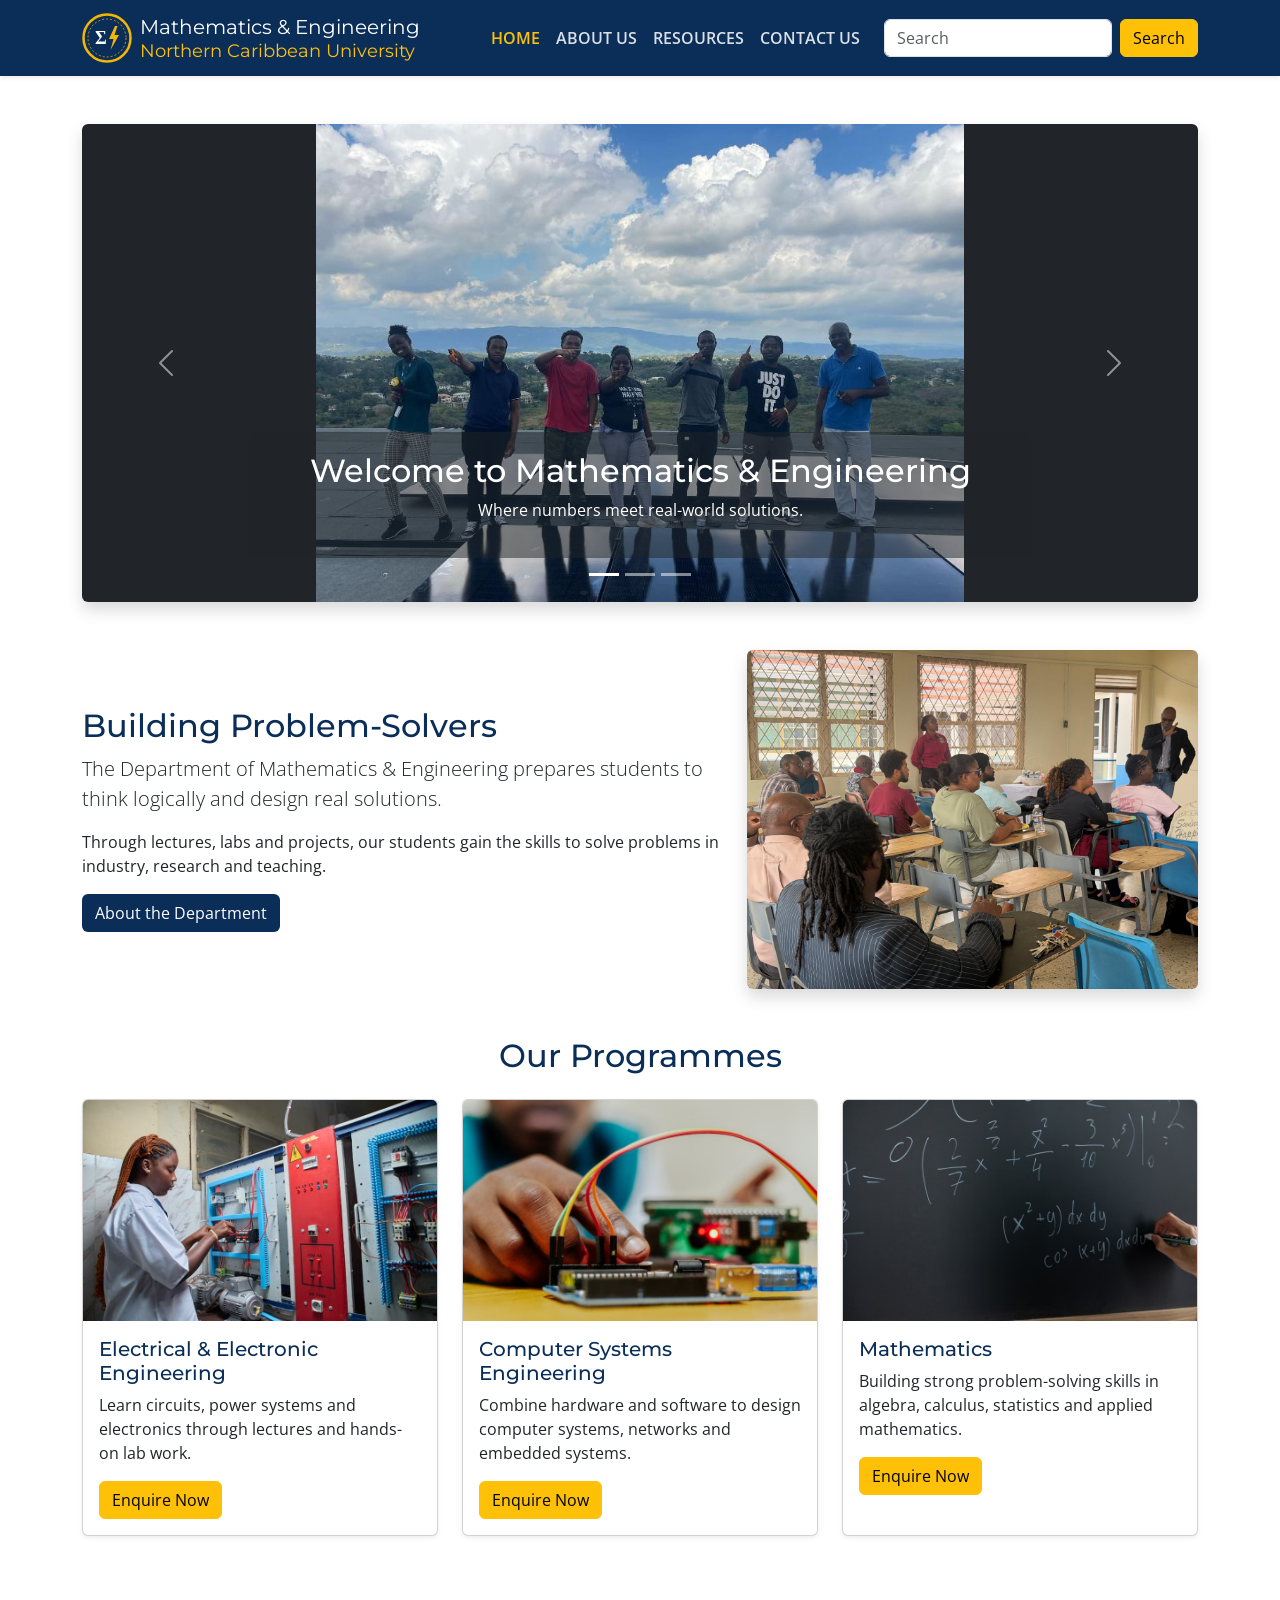
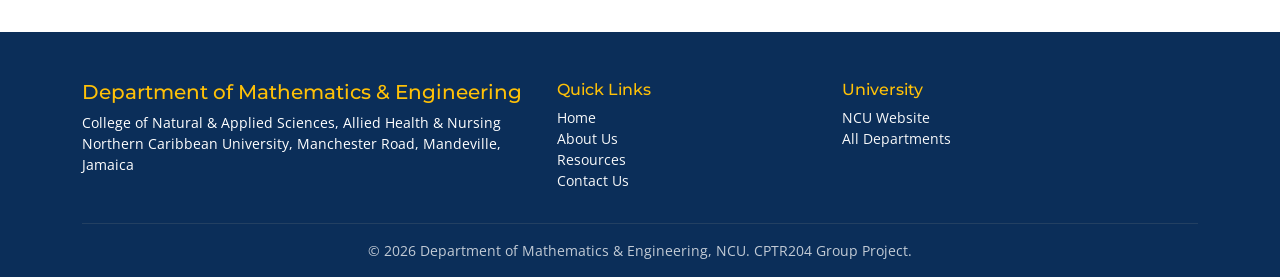
<file: index.html>
<!DOCTYPE html>
<html lang="en">
<head>
  <meta charset="UTF-8">
  <meta name="viewport" content="width=device-width, initial-scale=1.0">
  <meta name="description" content="Department of Mathematics & Engineering, Northern Caribbean University">
  <title>Home | Mathematics &amp; Engineering - NCU</title>

  <link href="https://cdn.jsdelivr.net/npm/bootstrap@5.3.8/dist/css/bootstrap.min.css" rel="stylesheet">
  <link href="https://fonts.googleapis.com/css2?family=Montserrat:wght@600;700&family=Open+Sans:wght@400;600&display=swap" rel="stylesheet">
  <link href="css/style.css" rel="stylesheet">
</head>
<body class="d-flex flex-column min-vh-100">

  <header>
    <nav class="navbar navbar-expand-lg navbar-dark bg-navy shadow-sm">
      <div class="container">
        
        <a class="navbar-brand d-flex align-items-center" href="index.html">
          <img src="images/logo.svg" alt="Department of Mathematics and Engineering logo" width="50" height="50" class="me-2">
          <span class="lh-sm">Mathematics &amp; Engineering<small class="d-block text-warning fw-normal small">Northern Caribbean University</small></span>
        </a>

        <button class="navbar-toggler" type="button" data-bs-toggle="collapse" data-bs-target="#mainNav"
                aria-controls="mainNav" aria-expanded="false" aria-label="Toggle navigation">
          <span class="navbar-toggler-icon"></span>
        </button>

        <div class="collapse navbar-collapse" id="mainNav">
          <ul class="navbar-nav ms-auto mb-2 mb-lg-0">
            <li class="nav-item"><a class="nav-link fw-semibold text-uppercase small active" aria-current="page" href="index.html">Home</a></li>
            <li class="nav-item"><a class="nav-link fw-semibold text-uppercase small" href="about.html">About Us</a></li>
            <li class="nav-item"><a class="nav-link fw-semibold text-uppercase small" href="resources.html">Resources</a></li>
            <li class="nav-item"><a class="nav-link fw-semibold text-uppercase small" href="contact.html">Contact Us</a></li>
          </ul>

  
          <form class="d-flex ms-lg-3" role="search">
            <input class="form-control me-2" type="search" name="q" placeholder="Search" aria-label="Search">
            <button class="btn btn-warning" type="submit">Search</button>
          </form>
        </div>

      </div>
    </nav>
  </header>

  <main class="container py-5 flex-grow-1">
    
    <div id="homeCarousel" class="carousel slide mb-5 rounded overflow-hidden shadow" data-bs-ride="carousel">

      <div class="carousel-indicators">
        <button type="button" data-bs-target="#homeCarousel" data-bs-slide-to="0" class="active" aria-current="true" aria-label="Slide 1"></button>
        <button type="button" data-bs-target="#homeCarousel" data-bs-slide-to="1" aria-label="Slide 2"></button>
        <button type="button" data-bs-target="#homeCarousel" data-bs-slide-to="2" aria-label="Slide 3"></button>
      </div>

      <div class="carousel-inner">

        <div class="carousel-item active">
          <div class="ratio ratio-21x9 bg-dark">
            <img src="images/slide-1.jpg" class="d-block w-100 object-fit-contain" alt="Students working on the solar panels">
          </div>
        
          <div class="carousel-caption d-none d-md-block bg-dark bg-opacity-50 rounded mb-4">
            <h2>Welcome to Mathematics &amp; Engineering</h2>
            <p>Where numbers meet real-world solutions.</p>
          </div>
        </div>

        <div class="carousel-item">
          <div class="ratio ratio-21x9 bg-dark">
            <img src="images/slide-2.jpg" class="d-block w-100 object-fit-contain" alt="Engineering Tools and Technology class at NCU">
          </div>
          <div class="carousel-caption d-none d-md-block bg-dark bg-opacity-50 rounded mb-4">
            <h2>Important Testing</h2>
            <p>Building strong foundations in robotics.</p>
          </div>
        </div>

        <div class="carousel-item">
          <div class="ratio ratio-21x9 bg-dark">
            <img src="images/slide-3.jpg" class="d-block w-100 object-fit-contain" alt="Engineering students working on solar panels ">
          </div>
          <div class="carousel-caption d-none d-md-block bg-dark bg-opacity-50 rounded mb-4">
            <h2>Building the Future</h2>
            <p>Hands-on experience with renewable energy technologies.</p>
          </div>
        </div>

      </div>

      <button class="carousel-control-prev" type="button" data-bs-target="#homeCarousel" data-bs-slide="prev">
        <span class="carousel-control-prev-icon" aria-hidden="true"></span>
        <span class="visually-hidden">Previous</span>
      </button>
      <button class="carousel-control-next" type="button" data-bs-target="#homeCarousel" data-bs-slide="next">
        <span class="carousel-control-next-icon" aria-hidden="true"></span>
        <span class="visually-hidden">Next</span>
      </button>
    </div>

    <section class="row align-items-center g-4 mb-5">
      <div class="col-lg-7">
        <h2 class="text-navy">Building Problem-Solvers</h2>
        <p class="lead">The Department of Mathematics &amp; Engineering prepares students to think
         logically and design real solutions.
        </p>
        <p>Through lectures, labs and projects, our students gain the skills to solve problems in industry, research and teaching.</p>
        <a href="about.html" class="btn btn-navy">About the Department</a>
      </div>
      <div class="col-lg-5">
        <img src="images/welcome.jpg" class="img-fluid rounded shadow" alt="Students and lecturers of the department">
      </div>
    </section>

    <section class="mb-5">
      <h2 class="text-navy text-center mb-4">Our Programmes</h2>
      <div class="row g-4">

        <div class="col-md-6 col-lg-4">
          <div class="card h-100 shadow-sm">
            <img src="images/programme-1.jpg" class="card-img-top" alt="Electrical engineering equipment">
            <div class="card-body">
              <h3 class="card-title h5 text-navy">Electrical &amp; Electronic Engineering</h3>
              <p class="card-text">Learn circuits, power systems and electronics through lectures and hands-on lab work.</p>
              <a href="contact.html" class="btn btn-warning">Enquire Now</a>
            </div>
          </div>
        </div>

        <div class="col-md-6 col-lg-4">
          <div class="card h-100 shadow-sm">
            <img src="images/programme-2.jpg" class="card-img-top" alt="Computer hardware and circuit board">
            <div class="card-body">
              <h3 class="card-title h5 text-navy">Computer Systems Engineering</h3>
              <p class="card-text">Combine hardware and software to design computer systems, networks and embedded systems.</p>
              <a href="contact.html" class="btn btn-warning">Enquire Now</a>
            </div>
          </div>
        </div>
        
        <div class="col-md-6 col-lg-4">
          <div class="card h-100 shadow-sm">
            <img src="images/programme-3.jpg" class="card-img-top" alt="Mathematics equations on a chalkboard">
            <div class="card-body">
              <h3 class="card-title h5 text-navy">Mathematics</h3>
              <p class="card-text">Building strong problem-solving skills in algebra, calculus, statistics and applied mathematics.</p>
              <a href="contact.html" class="btn btn-warning">Enquire Now</a>
            </div>
          </div>
        </div>

      </div>
    </section>

  </main>

  <footer class="bg-navy text-white pt-5 pb-3">
    <div class="container">
      <div class="row g-4">
        <div class="col-md-5">
          <h5 class="text-warning">Department of Mathematics &amp; Engineering</h5>
          <p class="small mb-0">College of Natural &amp; Applied Sciences, Allied Health &amp; Nursing<br>
            Northern Caribbean University, Manchester Road, Mandeville, Jamaica</p>
        </div>
        <div class="col-6 col-md-3">
          <h6 class="text-warning">Quick Links</h6>
          <ul class="list-unstyled small">
            <li><a class="link-light text-decoration-none" href="index.html">Home</a></li>
            <li><a class="link-light text-decoration-none" href="about.html">About Us</a></li>
            <li><a class="link-light text-decoration-none" href="resources.html">Resources</a></li>
            <li><a class="link-light text-decoration-none" href="contact.html">Contact Us</a></li>
          </ul>
        </div>
        <div class="col-6 col-md-4">
          <h6 class="text-warning">University</h6>
          <ul class="list-unstyled small">
            <li><a class="link-light text-decoration-none" href="https://www.ncu.edu.jm" target="_blank" rel="noopener">NCU Website</a></li>
            <li><a class="link-light text-decoration-none" href="https://www.ncu.edu.jm/alldepartments" target="_blank" rel="noopener">All Departments</a></li>
          </ul>
        </div>
      </div>
      <hr class="border-secondary">
      <p class="text-center small mb-0 opacity-75">&copy; 2026 Department of Mathematics &amp; Engineering, NCU. CPTR204 Group Project.</p>
    </div>
  </footer>
</html>

  <script src="https://cdn.jsdelivr.net/npm/bootstrap@5.3.8/dist/js/bootstrap.bundle.min.js"></script>
</body>
</html>
</file>
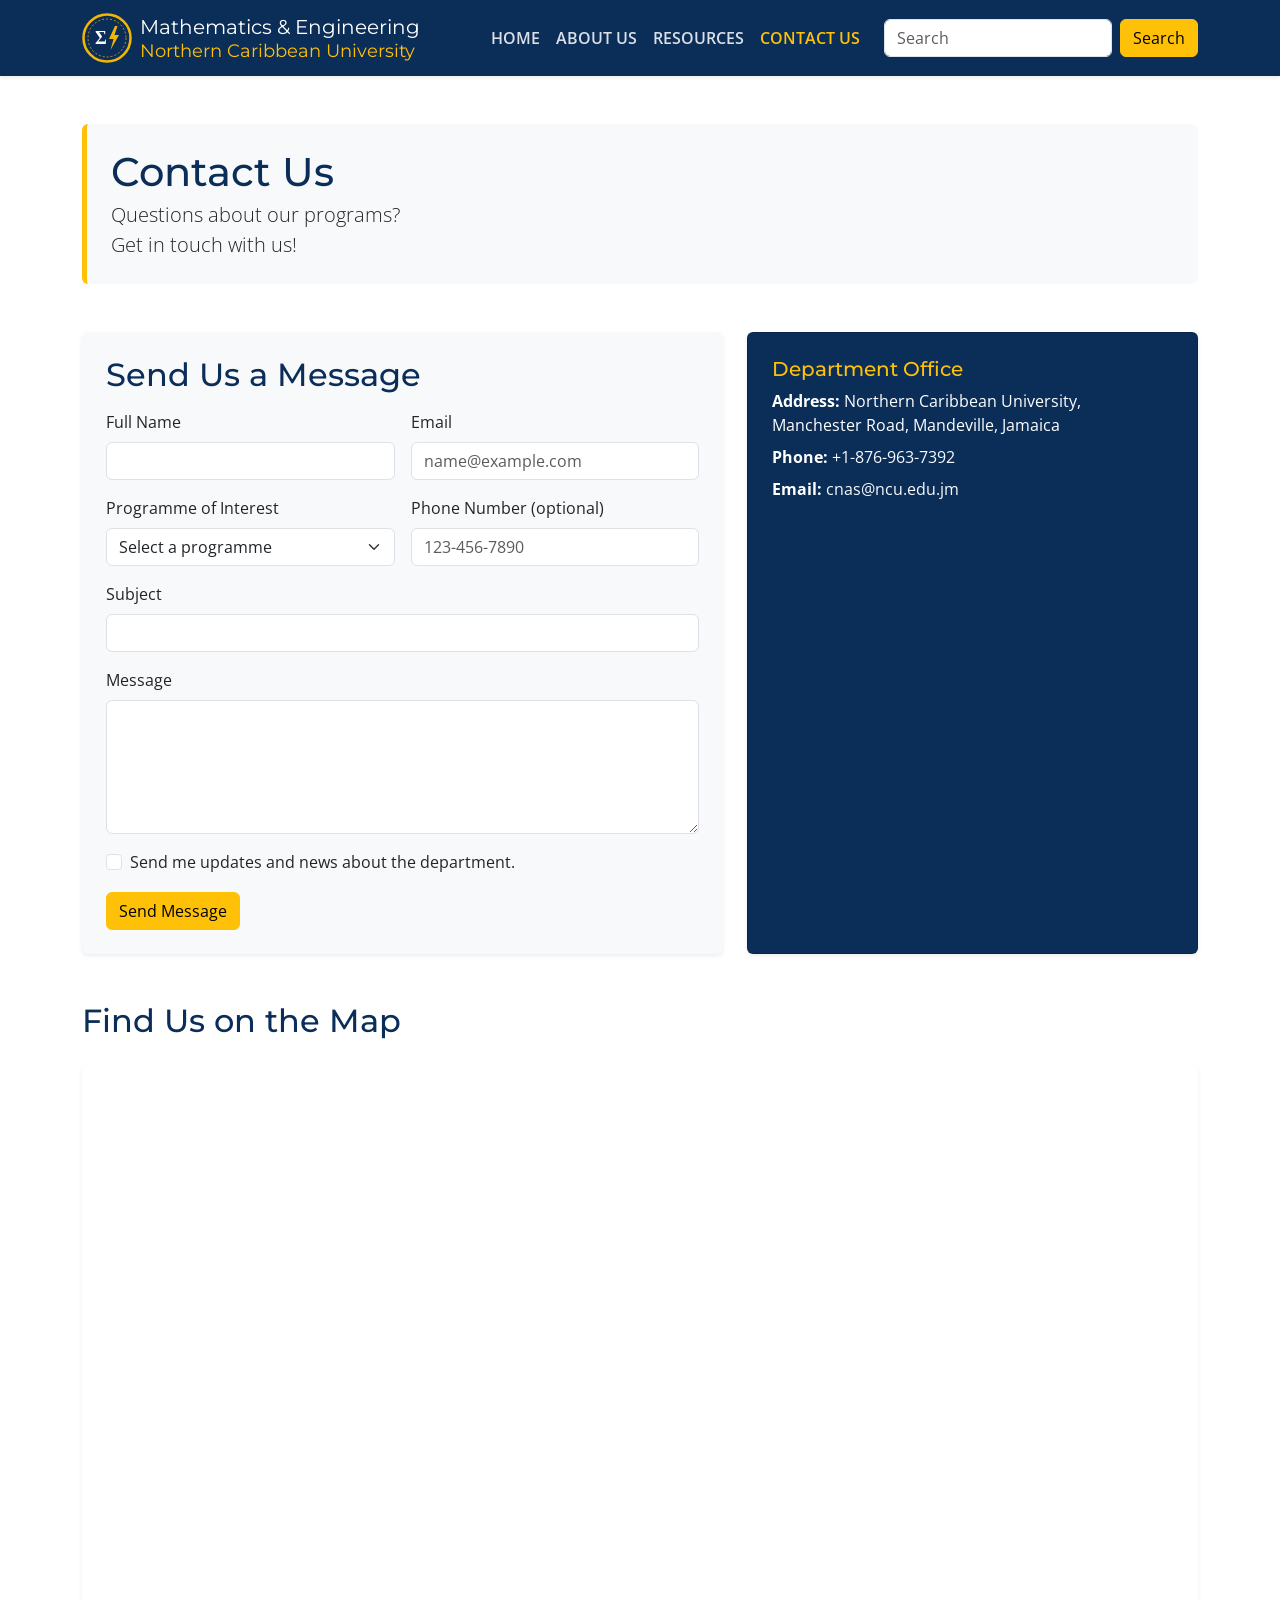
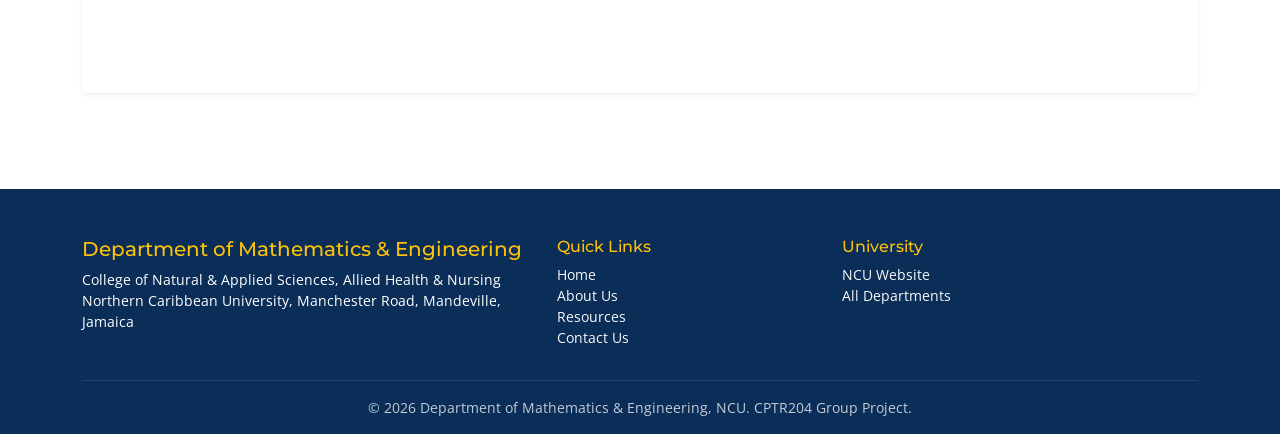
<file: contact.html>
<!DOCTYPE html>
<html lang="en">
<head>
  <meta charset="UTF-8">
  <meta name="viewport" content="width=device-width, initial-scale=1.0">
  <meta name="description" content="Department of Mathematics & Engineering, Northern Caribbean University">
  <title>Contact Us | Mathematics &amp; Engineering - NCU</title>

  <link href="https://cdn.jsdelivr.net/npm/bootstrap@5.3.8/dist/css/bootstrap.min.css" rel="stylesheet">
  <link href="https://fonts.googleapis.com/css2?family=Montserrat:wght@600;700&family=Open+Sans:wght@400;600&display=swap" rel="stylesheet">
  <link href="css/style.css" rel="stylesheet">
</head>
<body class="d-flex flex-column min-vh-100">

  <header>
    <nav class="navbar navbar-expand-lg navbar-dark bg-navy shadow-sm">
      <div class="container">
        <a class="navbar-brand d-flex align-items-center" href="index.html">
          <img src="images/logo.svg" alt="Department of Mathematics and Engineering logo" width="50" height="50" class="me-2">
          <span class="lh-sm">Mathematics &amp; Engineering<small class="d-block text-warning fw-normal small">Northern Caribbean University</small></span>
        </a>

        <button class="navbar-toggler" type="button" data-bs-toggle="collapse" data-bs-target="#mainNav"
                aria-controls="mainNav" aria-expanded="false" aria-label="Toggle navigation">
          <span class="navbar-toggler-icon"></span>
        </button>

        <div class="collapse navbar-collapse" id="mainNav">
          <ul class="navbar-nav ms-auto mb-2 mb-lg-0">
            <li class="nav-item"><a class="nav-link fw-semibold text-uppercase small" href="index.html">Home</a></li>
            <li class="nav-item"><a class="nav-link fw-semibold text-uppercase small" href="about.html">About Us</a></li>
            <li class="nav-item"><a class="nav-link fw-semibold text-uppercase small" href="resources.html">Resources</a></li>
            <li class="nav-item"><a class="nav-link fw-semibold text-uppercase small active" aria-current="page" href="contact.html">Contact Us</a></li>
          </ul>

      
          <form class="d-flex ms-lg-3" role="search">
            <input class="form-control me-2" type="search" name="q" placeholder="Search" aria-label="Search">
            <button class="btn btn-warning" type="submit">Search</button>
          </form>
        </div>

      </div>
    </nav>
  </header>
  
  <main class="container py-5 flex-grow-1">

   <section class="bg-light border-start border-warning border-5 p-4 mb-5 rounded">
    <h1 class="text-navy mb-1">Contact Us</h1>
    <p class="lead mb-0">Questions about our programs?
      <br>Get in touch with us!</p>
   </section>

   <section class="row g-4 mb-5">
    <div class="col-lg-7">

      <form class="p-4 bg-light rounded shadow-sm" action="#" method="post">
        <h2 class="text-navy mb-3">Send Us a Message</h2>

        <div class="row g-3">
          <div class="col-md-6">
            <label for="fullName" class="form-label">Full Name</label>
            <input type="text" class="form-control" id="fullName" name="fullName" required>
          </div>

          <div class="col-md-6">
            <label for="email" class="form-label">Email</label>
            <input type="email" class="form-control" id="email" name="email" placeholder="name@example.com" required>
          </div>

          <div class="col-md-6">
            <label for="programme" class="form-label">Programme of Interest</label>
            <select class="form-select" id="programme" name="programme" required>
              <option selected disabled value="">Select a programme</option>
              <option>Electrical &amp; Electronic Engineering</option>
              <option>Computer Systems Engineering</option>
              <option>Mathematics</option>
              <option>Other</option>
            </select>
          </div>

          <div class="col-md-6">
            <label for="phone" class="form-label">Phone Number (optional)</label>
            <input type="tel" class="form-control" id="phone" name="phone" placeholder="123-456-7890"
            pattern="[0-9]{3}-[0-9]{3}-[0-9]{4}">
          </div>

          <div class="col-12">
          <label for="subject" class="form-label">Subject</label>
          <input type="text" class="form-control" id="subject" name="subject" required>
        </div>
        
        <div class="col-12">
          <label for="message" class="form-label">Message</label>
          <textarea class="form-control" id="message" name="message" rows="5" required></textarea>
        </div>

        <div class="col-12">
          <div class="form-check">
            <input class="form-check-input" type="checkbox" id="news" name="news">
            <label class="form-check-label" for="news">Send me updates and news about the department.</label>
          </div>
        </div>

        <div class="col-12">
          <button type="submit" class="btn btn-warning">Send Message</button>
        </div>
        </div>

      </form>
    </div>

    <div class="col-lg-5">
      <div class="card bg-navy text-white h-100 shadow-sm">
        <div class="card-body p-4">
          <h2 class="h5 text-warning">Department Office</h2>
          <ul class="list-unstyled mb-0">
            <li class="mb-2"><strong>Address:</strong> Northern Caribbean University, Manchester Road, Mandeville, Jamaica</li>
            <li class="mb-2"><strong>Phone:</strong> <a href="tel:+1-876-963-7392" class="link-light text-decoration-none">+1-876-963-7392</a></li>
            <li class="mb-2"><strong>Email:</strong> <a href="mailto:cnas@ncu.edu.jm" class="link-light text-decoration-none">cnas@ncu.edu.jm</a></li>
          </ul>
        </div>
      </div>
    </div>
   </section>

   <section class="mb-5">
    <h2 class="text-navy mb-4">Find Us on the Map</h2>
    <div class="ratio ratio-16x9 rounded overflow-hidden shadow-sm">
      <iframe src="https://www.google.com/maps?q=Northern+Caribbean+University,+Mandeville,+Jamaica&output=embed" class="border-0" title="Map of Northern Caribbean University, Mandeville" allowfullscreen referrerpolicy="no-referrer-when-downgrade"></iframe>
    </div>
   </section>




  </main>

  <footer class="bg-navy text-white pt-5 pb-3">
    <div class="container">
      <div class="row g-4">
        <div class="col-md-5">
          <h5 class="text-warning">Department of Mathematics &amp; Engineering</h5>
          <p class="small mb-0">College of Natural &amp; Applied Sciences, Allied Health &amp; Nursing<br>
            Northern Caribbean University, Manchester Road, Mandeville, Jamaica</p>
        </div>
        <div class="col-6 col-md-3">
          <h6 class="text-warning">Quick Links</h6>
          <ul class="list-unstyled small">
            <li><a class="link-light text-decoration-none" href="index.html">Home</a></li>
            <li><a class="link-light text-decoration-none" href="about.html">About Us</a></li>
            <li><a class="link-light text-decoration-none" href="resources.html">Resources</a></li>
            <li><a class="link-light text-decoration-none" href="contact.html">Contact Us</a></li>
          </ul>
        </div>
        <div class="col-6 col-md-4">
          <h6 class="text-warning">University</h6>
          <ul class="list-unstyled small">
            <li><a class="link-light text-decoration-none" href="https://www.ncu.edu.jm" target="_blank" rel="noopener">NCU Website</a></li>
            <li><a class="link-light text-decoration-none" href="https://www.ncu.edu.jm/alldepartments" target="_blank" rel="noopener">All Departments</a></li>
          </ul>
        </div>
      </div>
      <hr class="border-secondary">
      <p class="text-center small mb-0 opacity-75">&copy; 2026 Department of Mathematics &amp; Engineering, NCU. CPTR204 Group Project.</p>
    </div>
  </footer>

  <script src="https://cdn.jsdelivr.net/npm/bootstrap@5.3.8/dist/js/bootstrap.bundle.min.js"></script>
</body>
</html>
</file>
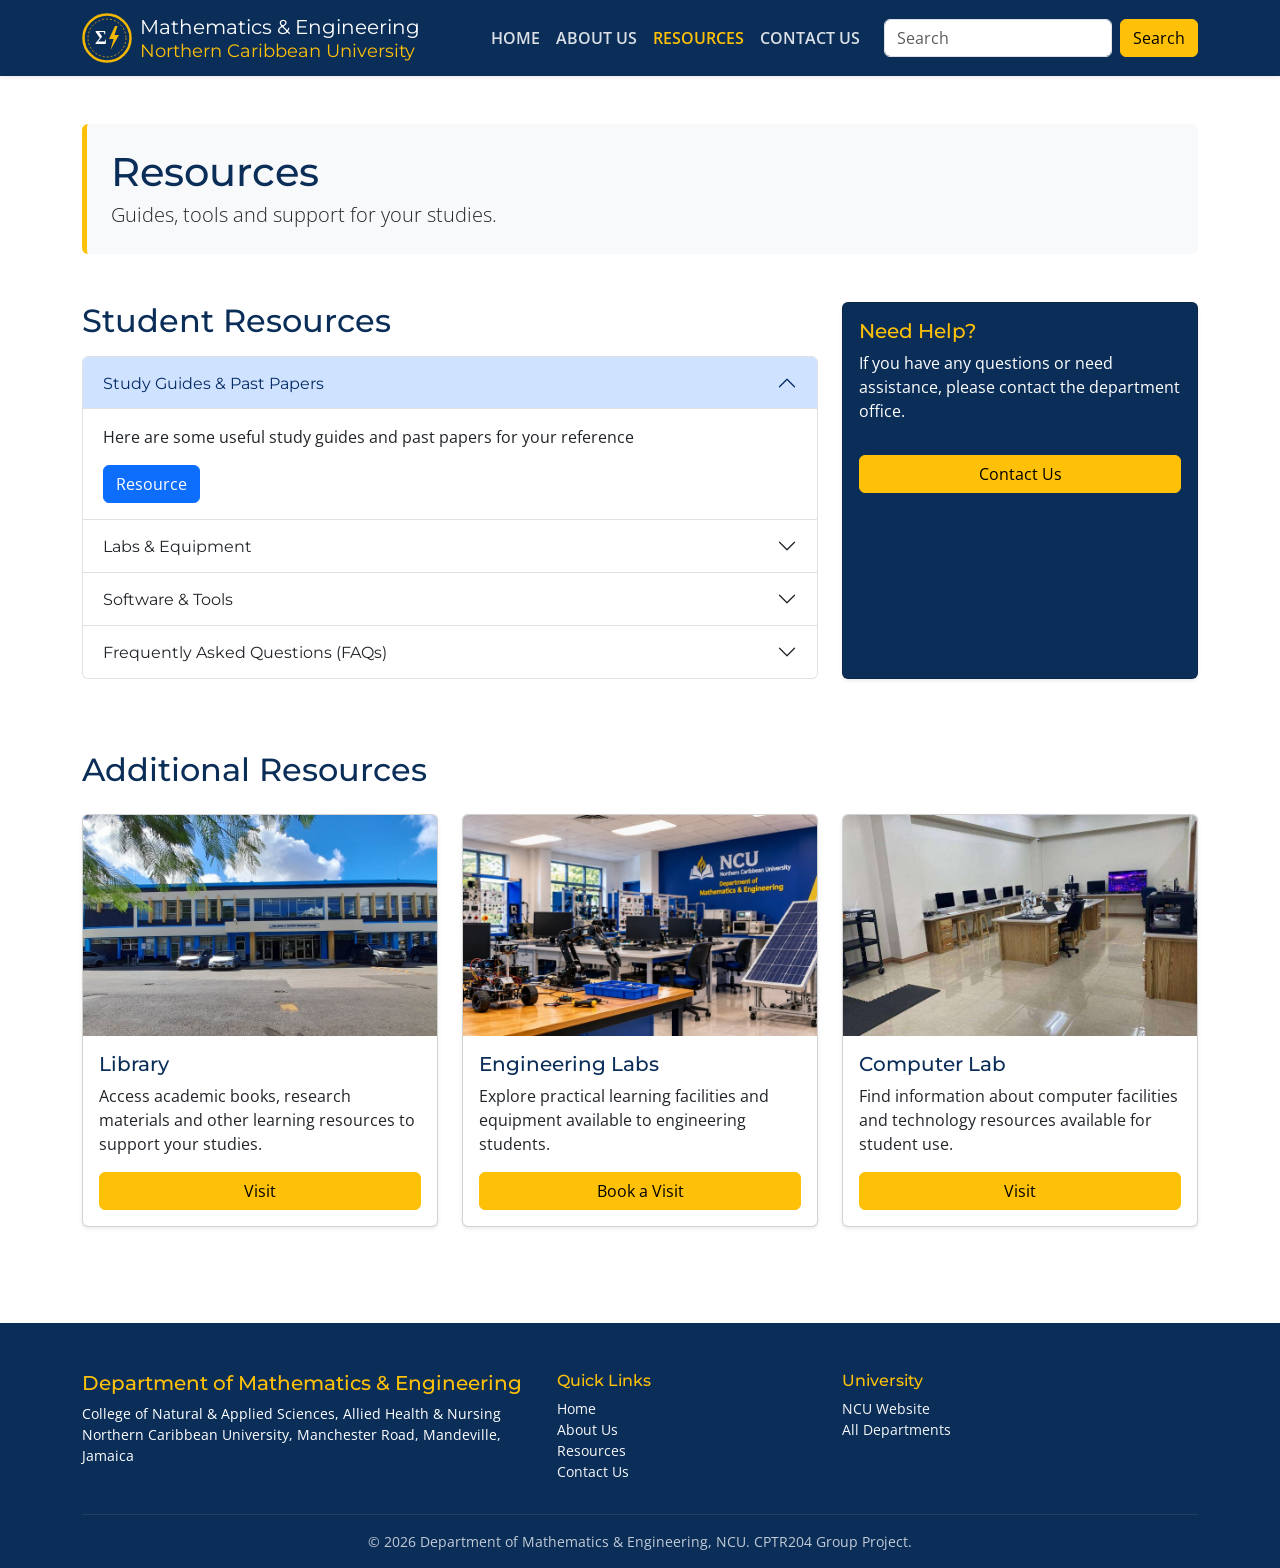
<file: resources.html>
<!DOCTYPE html>
<html lang="en">

<head>
  <meta charset="UTF-8">
  <meta name="viewport" content="width=device-width, initial-scale=1.0">
  <meta name="description" content="Department of Mathematics & Engineering, Northern Caribbean University">

  <title>Resources | Mathematics &amp; Engineering - NCU</title>

  <link href="https://cdn.jsdelivr.net/npm/bootstrap@5.3.8/dist/css/bootstrap.min.css" rel="stylesheet">

  <link
    href="https://fonts.googleapis.com/css2?family=Montserrat:wght@600;700&family=Open+Sans:wght@400;600&display=swap"
    rel="stylesheet">

  <link href="css/style.css" rel="stylesheet">
</head>

<body class="d-flex flex-column min-vh-100">


  <header>
    <nav class="navbar navbar-expand-lg navbar-dark bg-navy shadow-sm">
      <div class="container">

        <a class="navbar-brand d-flex align-items-center" href="index.html">
          <img src="images/logo.svg" alt="Department of Mathematics and Engineering logo" width="50" height="50"
            class="me-2">

          <span class="lh-sm">
            Mathematics &amp; Engineering
            <small class="d-block text-warning fw-normal small">
              Northern Caribbean University
            </small>
          </span>
        </a>

        <button class="navbar-toggler" type="button" data-bs-toggle="collapse" data-bs-target="#mainNav"
          aria-controls="mainNav" aria-expanded="false" aria-label="Toggle navigation">

          <span class="navbar-toggler-icon"></span>
        </button>

        <div class="collapse navbar-collapse" id="mainNav">

          <ul class="navbar-nav ms-auto mb-2 mb-lg-0">

            <li class="nav-item">
              <a class="nav-link fw-semibold text-uppercase small" href="index.html">Home</a>
            </li>

            <li class="nav-item">
              <a class="nav-link fw-semibold text-uppercase small" href="about.html">About Us</a>
            </li>

            <li class="nav-item">
              <a class="nav-link fw-semibold text-uppercase small active" aria-current="page"
                href="resources.html">Resources</a>
            </li>

            <li class="nav-item">
              <a class="nav-link fw-semibold text-uppercase small" href="contact.html">Contact Us</a>
            </li>

          </ul>

          <form class="d-flex ms-lg-3" role="search">
            <input class="form-control me-2" type="search" name="q" placeholder="Search" aria-label="Search">

            <button class="btn btn-warning" type="submit">
              Search
            </button>
          </form>

        </div>
      </div>
    </nav>
  </header>



  <main class="container py-5 flex-grow-1">

    <section class="bg-light border-start border-warning border-5 p-4 mb-5 rounded">

      <h1 class="text-navy mb-1">Resources</h1>

      <p class="lead mb-0">
        Guides, tools and support for your studies.
      </p>

    </section>



    <section class="row g-4 mb-5">

      <div class="col-lg-8">

        <h2 class="text-navy mb-3">
          Student Resources
        </h2>

        <div class="accordion" id="resourceAccordion">


          <div class="accordion-item">

            <h3 class="accordion-header">

              <button class="accordion-button" type="button" data-bs-toggle="collapse" data-bs-target="#res1"
                aria-expanded="true" aria-controls="res1">

                Study Guides &amp; Past Papers

              </button>

            </h3>

            <div id="res1" class="accordion-collapse collapse show" data-bs-parent="#resourceAccordion">

              <div class="accordion-body">

                <p>
                  Here are some useful study guides and past papers
                  for your reference
                </p>

                <a href="https://drive.google.com/drive/folders/1gxkrXYv-maurLBmYVljKh-eMFcViPp26?usp=sharing" 
                 target="_blank" rel="noopener" class="btn btn-primary mt-auto">
                 Resource
                </a>


              </div>

            </div>
          </div>


          <div class="accordion-item">

            <h3 class="accordion-header">

              <button class="accordion-button collapsed" type="button" data-bs-toggle="collapse" data-bs-target="#res2"
                aria-expanded="false" aria-controls="res2">

                Labs &amp; Equipment

              </button>

            </h3>

            <div id="res2" class="accordion-collapse collapse" data-bs-parent="#resourceAccordion">

              <div class="accordion-body">

                <p>
                  Students can access departmental laboratories
                  and equipment for practical learning and
                  hands-on experience. Contact the department
                  office for information about availability
                  and scheduling.
                </p>

              </div>

            </div>
          </div>


          <div class="accordion-item">

            <h3 class="accordion-header">

              <button class="accordion-button collapsed" type="button" data-bs-toggle="collapse" data-bs-target="#res3"
                aria-expanded="false" aria-controls="res3">

                Software &amp; Tools

              </button>

            </h3>

            <div id="res3" class="accordion-collapse collapse" data-bs-parent="#resourceAccordion">

              <div class="accordion-body">

                <p>
                  Students may have access to software and
                  digital tools used in mathematics,
                  engineering and computer-related courses.
                  Contact the department for further details.
                </p>

              </div>

            </div>
          </div>


          <div class="accordion-item">

            <h3 class="accordion-header">

              <button class="accordion-button collapsed" type="button" data-bs-toggle="collapse" data-bs-target="#res4"
                aria-expanded="false" aria-controls="res4">

                Frequently Asked Questions (FAQs)

              </button>

            </h3>

            <div id="res4" class="accordion-collapse collapse" data-bs-parent="#resourceAccordion">

              <div class="accordion-body">

                <p>
                  Here are some frequently asked questions
                  and their answers.
                </p>

                <ul>

                  <li>
                    <strong>How do I access the labs?</strong>

                    <p>
                      You can access the labs by contacting
                      the department office to schedule
                      a time. Make sure to bring your
                      student ID and any required materials.
                    </p>
                  </li>

                  <li>
                    <strong>What software is available for students?</strong>

                    <p>
                      Students may have access to software
                      such as MATLAB, AutoCAD and Microsoft
                      Office Suite. Contact the department
                      for information about available tools.
                    </p>
                  </li>

                  <li>
                    <strong>Where can I find past papers?</strong>

                    <p>
                      You can find past papers through
                      available departmental resources
                      or by contacting the academic affairs office 
                      (A sample link is there but for full access, contact the department as mentioned).
                    </p>
                  </li>
                </ul>

              </div>
            </div>
          </div>
        </div>
      </div>


      <div class="col-lg-4">

        <div class="card bg-navy text-white h-100 shadow-sm">

          <div class="card-body d-flex flex-column">

            <h5 class="card-title text-warning">
              Need Help?
            </h5>

            <p class="card-text">
              If you have any questions or need assistance,
              please contact the department office.
            </p>

            <a href="contact.html" class="btn btn-warning mt-3">

              Contact Us

            </a>

          </div>

        </div>

      </div>

    </section>



    <section class="mt-5 pt-4 mb-5">

      <h2 class="text-navy mb-4">
        Additional Resources
      </h2>

      <div class="row g-4">


        <div class="col-md-4">

          <div class="card h-100 shadow-sm">

            <img src="images/library.jpg" class="card-img-top" alt="University Library">

            <div class="card-body d-flex flex-column">

              <h5 class="card-title text-navy">
                Library
              </h5>

              <p class="card-text">
                Access academic books, research materials
                and other learning resources to support
                your studies.
              </p>

              <a href="https://hwrc.ncu.edu.jm/" target="_blank" rel="noopener" class="btn btn-warning mt-auto">

                Visit

              </a>

            </div>

          </div>

        </div>


        <div class="col-md-4">

          <div class="card h-100 shadow-sm">

            <img src="images/engineering-lab.jpg" class="card-img-top" alt="Engineering Laboratory">

            <div class="card-body d-flex flex-column">

              <h5 class="card-title text-navy">
                Engineering Labs
              </h5>

              <p class="card-text">
                Explore practical learning facilities
                and equipment available to engineering
                students.
              </p>

              <a href="contact.html" class="btn btn-warning mt-auto">

                Book a Visit

              </a>

            </div>

          </div>

        </div>


        <div class="col-md-4">

          <div class="card h-100 shadow-sm">

            <img src="images/computer-lab.jpg" class="card-img-top" alt="Computer Laboratory">

            <div class="card-body d-flex flex-column">

              <h5 class="card-title text-navy">
                Computer Lab
              </h5>

              <p class="card-text">
                Find information about computer facilities
                and technology resources available
                for student use.
              </p>

              <a href="https://www.ncu.edu.jm/unisscomputerlabs" target="_blank" rel="noopener" class="btn btn-warning mt-auto">

                Visit

              </a>

            </div>

          </div>

        </div>


      </div>

    </section>


  </main>



  <footer class="bg-navy text-white pt-5 pb-3">

    <div class="container">

      <div class="row g-4">

        <div class="col-md-5">

          <h5 class="text-warning">
            Department of Mathematics &amp; Engineering
          </h5>

          <p class="small mb-0">

            College of Natural &amp; Applied Sciences,
            Allied Health &amp; Nursing

            <br>

            Northern Caribbean University,
            Manchester Road, Mandeville, Jamaica

          </p>

        </div>


        <div class="col-6 col-md-3">

          <h6 class="text-warning">
            Quick Links
          </h6>

          <ul class="list-unstyled small">

            <li>
              <a class="link-light text-decoration-none" href="index.html">Home</a>
            </li>

            <li>
              <a class="link-light text-decoration-none" href="about.html">About Us</a>
            </li>

            <li>
              <a class="link-light text-decoration-none" href="resources.html">Resources</a>
            </li>

            <li>
              <a class="link-light text-decoration-none" href="contact.html">Contact Us</a>
            </li>

          </ul>

        </div>


        <div class="col-6 col-md-4">

          <h6 class="text-warning">
            University
          </h6>

          <ul class="list-unstyled small">

            <li>
              <a class="link-light text-decoration-none" href="https://www.ncu.edu.jm" target="_blank" rel="noopener">

                NCU Website

              </a>
            </li>

            <li>
              <a class="link-light text-decoration-none" href="https://www.ncu.edu.jm/alldepartments" target="_blank"
                rel="noopener">

                All Departments

              </a>
            </li>

          </ul>

        </div>


      </div>

      <hr class="border-secondary">

      <p class="text-center small mb-0 opacity-75">

        &copy; 2026 Department of Mathematics &amp; Engineering, NCU.
        CPTR204 Group Project.

      </p>

    </div>

  </footer>


  <script src="https://cdn.jsdelivr.net/npm/bootstrap@5.3.8/dist/js/bootstrap.bundle.min.js"></script>

</body>

</html>
</file>
<file: css/style.css>
:root {
  --navy: #0b2e59;
}

.bg-navy   { background-color: var(--navy) !important; }
.text-navy { color: var(--navy) !important; }

.btn-navy {
  background-color: var(--navy);
  color: #ffffff;
}
.btn-navy:hover {
  background-color: #071f3d;
  color: #ffffff;
}


body {
  font-family: "Open Sans", Arial, sans-serif;
}
h1, h2, h3, h4, h5, h6, .navbar-brand {
  font-family: "Montserrat", Arial, sans-serif;
}

.navbar-dark .nav-link {
  color: rgba(255, 255, 255, 0.85);
}
.navbar-dark .nav-link:hover,
.navbar-dark .nav-link.active {
  color: #ffc107;
}




.about-title-banner {
  background: #f4f7fb;
  border-left: 7px solid #0b2e59;
}



.about-title-banner {
  background: #f4f7fb;
  border-left: 7px solid #0b2e59;
  border-radius: 8px;
  padding: 35px 40px;
  margin-bottom: 35px;
  display: flex;
  align-items: center;
  justify-content: space-between;
  gap: 20px;
}

.about-title-banner h1 {
  color: #0b2e59;
  font-size: 2.5rem;
  margin: 8px 0 10px;
}

.about-title-banner p {
  color: #555;
  margin-bottom: 0;
}

.about-small-label {
  color: #c49300;
  font-size: 0.8rem;
  font-weight: 700;
  letter-spacing: 1.5px;
  text-transform: uppercase;
}

.about-banner-decoration {
  color: #0b2e59;
  background: #fff3cd;
  border: 1px solid #e4bd50;
  padding: 12px 18px;
  border-radius: 6px;
  font-size: 0.75rem;
  font-weight: 700;
  white-space: nowrap;
}


.about-mission-vision {
  margin-bottom: 60px;
}

.about-value-card {
  padding: 30px;
  border-radius: 10px;
  height: 100%;
  min-height: 190px;
  transition: transform 0.3s ease,
              box-shadow 0.3s ease;
}

.mission-box {
  background: #0b2e59;
  color: white;
}

.vision-box {
  background: #f4f7fb;
  color: #263445;
  border: 1px solid #e5eaf0;
}

.about-value-card h3 {
  font-size: 1.35rem;
  margin-bottom: 15px;
}

.mission-box h3 {
  color: white;
}

.vision-box h3 {
  color: #0b2e59;
}

.about-value-card p {
  font-size: 0.95rem;
  line-height: 1.8;
  margin-bottom: 0;
}

.about-card-icon {
  font-size: 1.7rem;
  color: #ffc107;
  margin-bottom: 10px;
}

.about-value-card:hover {
  transform: translateY(-5px);
  box-shadow: 0 10px 25px rgba(11, 46, 89, 0.12);
}

.about-history-section {
  padding: 20px 0 65px;
}

.about-history-section h2 {
  color: #0b2e59;
  margin: 10px 0 20px;
  font-size: 2rem;
}

.about-history-section p {
  color: #4c5663;
  font-size: 0.96rem;
  line-height: 1.85;
}


.about-video-container {
  width: 100%;
}

.about-video-placeholder {
  width: 100%;
  aspect-ratio: 16 / 9;
  background: linear-gradient(135deg, #0b2e59, #174c7e);
  border-radius: 10px;
  display: flex;
  flex-direction: column;
  align-items: center;
  justify-content: center;
  color: white;
  text-align: center;
  padding: 25px;
}

.about-play-icon {
  width: 65px;
  height: 65px;
  background: #ffc107;
  color: #0b2e59;
  border-radius: 50%;
  display: flex;
  align-items: center;
  justify-content: center;
  font-size: 1.5rem;
  padding-left: 4px;
  margin-bottom: 18px;
}

.about-video-placeholder h4 {
  color: white;
  font-size: 1.2rem;
}

.about-video-placeholder p {
  color: #e5edf7;
  font-size: 0.9rem;
  margin-bottom: 0;
}

.about-faculty-section {
  padding: 45px 0 65px;
}

.about-faculty-section h2 {
  color: #0b2e59;
  font-size: 2rem;
  margin: 10px 0;
}

.about-faculty-section > .text-center > p {
  color: #657080;
  font-size: 0.95rem;
}

.about-faculty-card {
  background: white;
  border: 1px solid #dce2e9;
  border-radius: 9px;
  padding: 25px 15px;
  height: 100%;
  min-height: 230px;
  text-align: center;
  transition: transform 0.3s ease,
              box-shadow 0.3s ease;
}

.about-faculty-card:hover {
  transform: translateY(-5px);
  box-shadow: 0 8px 22px rgba(11, 46, 89, 0.12);
}

.faculty-photo {
  width: 110px;
  height: 110px;
  margin: 0 auto 15px;
  background: #e9edf2;
  border: 2px solid #d6dce4;
  border-radius: 50%;
  display: flex;
  align-items: center;
  justify-content: center;
  color: #7a8490;
  font-size: 0.85rem;
}

.about-faculty-card h5 {
  color: #0b2e59;
  font-size: 1rem;
  margin-bottom: 5px;
}

.about-faculty-card p {
  color: #7a8490;
  font-size: 0.85rem;
  margin-bottom: 0;
}

@media (max-width: 768px) {

  .about-title-banner {
    padding: 25px 20px;
    flex-direction: column;
    align-items: flex-start;
  }

  .about-title-banner h1 {
    font-size: 2rem;
  }

  .about-banner-decoration {
    white-space: normal;
  }

  .about-value-card {
    padding: 25px;
  }

  .about-history-section {
    padding-bottom: 35px;
  }

  .about-faculty-section {
    padding-top: 25px;
  }

}

@media (max-width: 576px) {

  .about-title-banner {
    padding: 22px 18px;
  }

  .about-title-banner h1 {
    font-size: 1.8rem;
  }

  .about-value-card {
    min-height: auto;
  }

  .faculty-photo {
    width: 100px;
    height: 100px;
  }




  .faculty-photo img {
  width: 100%;
  height: 100%;
  object-fit: cover;
  border-radius: 50%;
}

}
</file>
